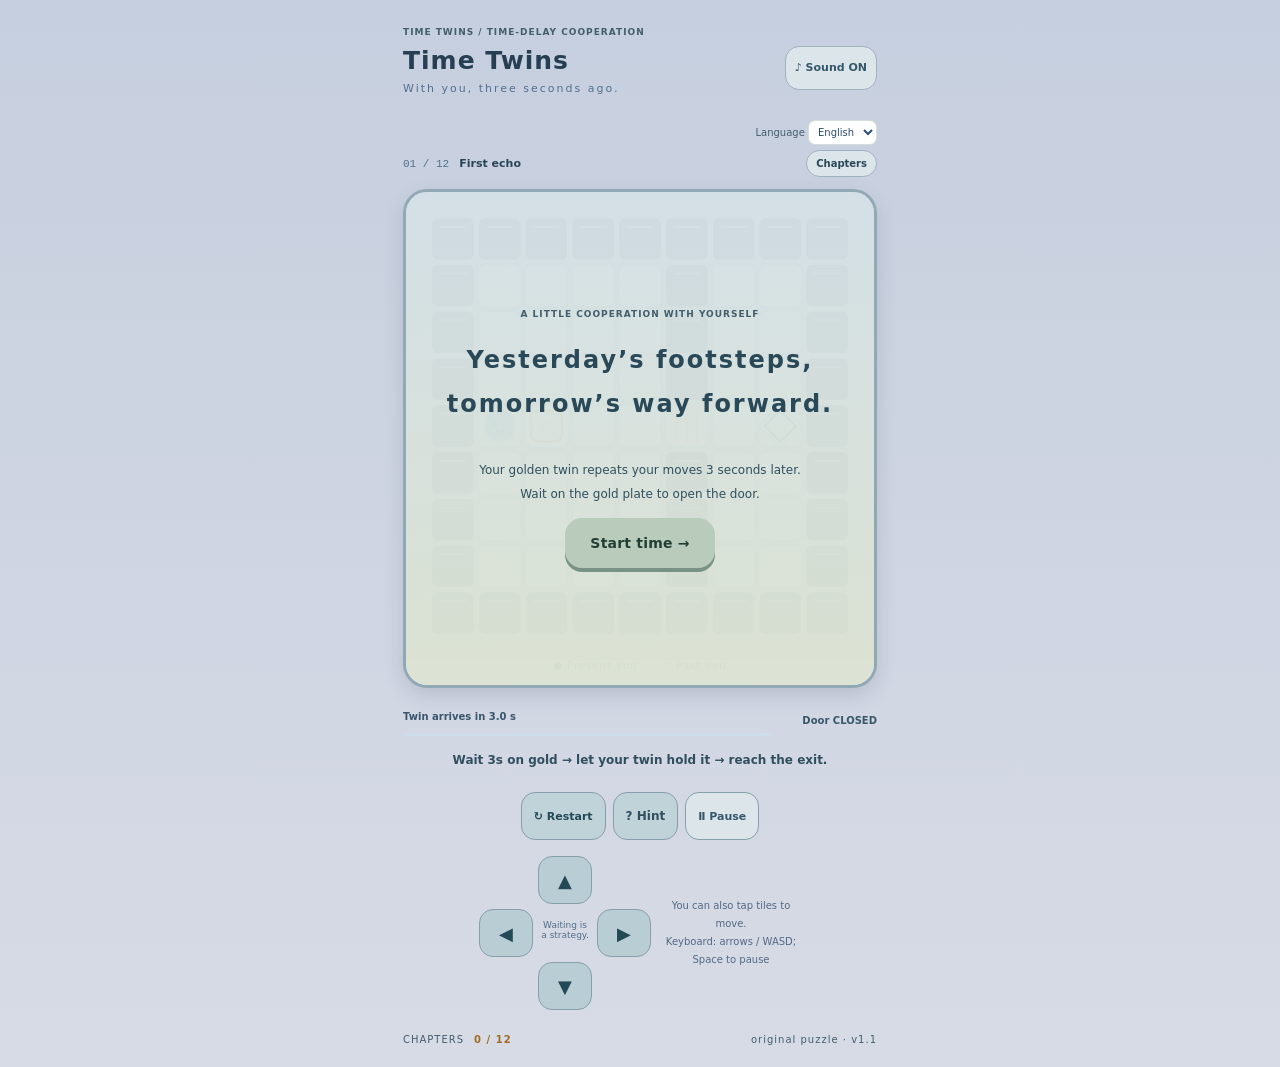
<file: index.html>
<!doctype html><html lang="ja"><meta charset="utf-8"><meta name="viewport" content="width=device-width,initial-scale=1,viewport-fit=cover"><meta name="theme-color" content="#10192b"><title>じかんの双子 | TIME TWINS</title><link rel="stylesheet" href="style.css?v=pop1"><link rel="stylesheet" href="quality.css?v=readability1"><body data-quality="1"><div id="startup" role="status"><p id="startupText">時間を読み込んでいます…</p><button id="retryLoad" hidden>もう一度読み込む</button></div><main inert>
<header><div><span class="eyebrow">TIME TWINS / 時間差協力パズル</span><h1>じかんの双子<span>3秒前の、きみと。</span></h1></div><button id="sound" aria-label="音楽と効果音の切り替え">♪ 音 ON</button></header><div class="language-row"><label>Language <select id="localeSelect" aria-label="Language"><option value="ja">日本語</option><option value="en">English</option></select></label></div>
<section class="chapter"><span id="chapter">01 / 12</span><strong id="title"></strong><button id="levels">章を選ぶ</button></section>
<section class="board"><canvas id="game" width="720" height="720" aria-label="9×9の時間の部屋。方向ボタンまたは床のタップで移動できます。"></canvas><div class="legend"><span>● 今のきみ</span><span>◌ 3秒前のきみ</span></div><div id="overlay"><span class="eyebrow">A LITTLE COOPERATION WITH YOURSELF</span><h2>きのうの足音が、<br>あしたの道になる。</h2><p>動きは3秒後に金色の双子が再現。<br>金色のスイッチで待って、扉を開こう。</p><button id="start" class="primary">時間を動かす →</button></div></section>
<section class="status"><div><span id="echoText">過去のきみを待っています</span><div class="track"><i id="bar"></i></div></div><strong id="gateText">扉 CLOSED</strong></section>
<p id="message" role="status" aria-live="polite">金色のスイッチで、3秒待ってみよう。</p>
<section class="controls"><div class="tools"><button id="retry">↻ やり直す</button><button id="hint">? ヒント</button><button id="pause">Ⅱ 一時停止</button></div><div class="pad" aria-label="移動ボタン"><button data-dir="0,-1" aria-label="上へ">▲</button><button data-dir="-1,0" aria-label="左へ">◀</button><span>待つのも<br>作戦。</span><button data-dir="1,0" aria-label="右へ">▶</button><button data-dir="0,1" aria-label="下へ">▼</button></div><p class="tip">床をタップして移動もできます。<br>PCは矢印 / WASD・スペースで一時停止</p></section>
<footer>CHAPTERS <b id="progress">0 / 12</b><span>original puzzle · v1.1</span></footer>
</main><dialog id="dialog"><div id="dialogBody"></div><button id="close" class="primary">つづける</button></dialog><script src="https://www.youtube.com/game_api/v1"></script><script src="host.js?v=pop1"></script><script src="locale.js?v=pop1"></script><script src="engine.js?v=pop1"></script><script src="music.js?v=pop1"></script><script src="game.js?v=readability1"></script></body></html>
</file>
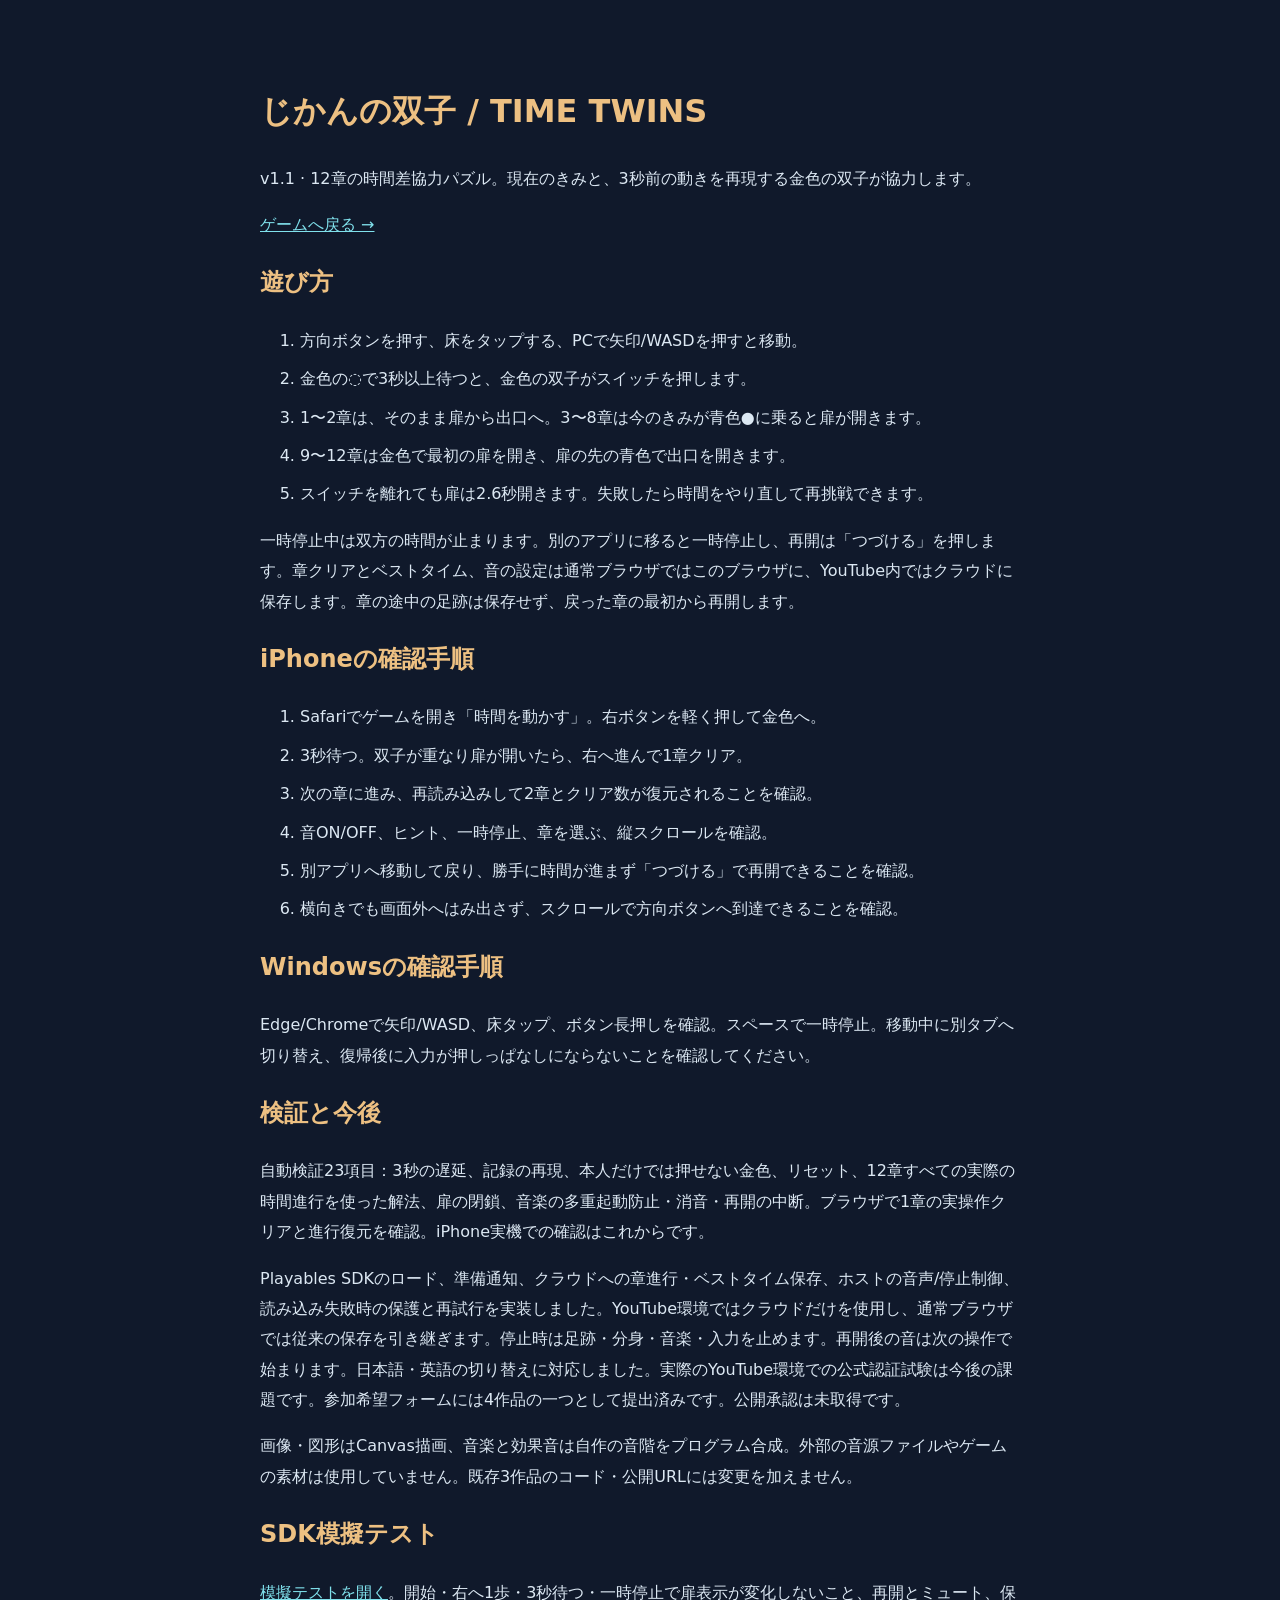
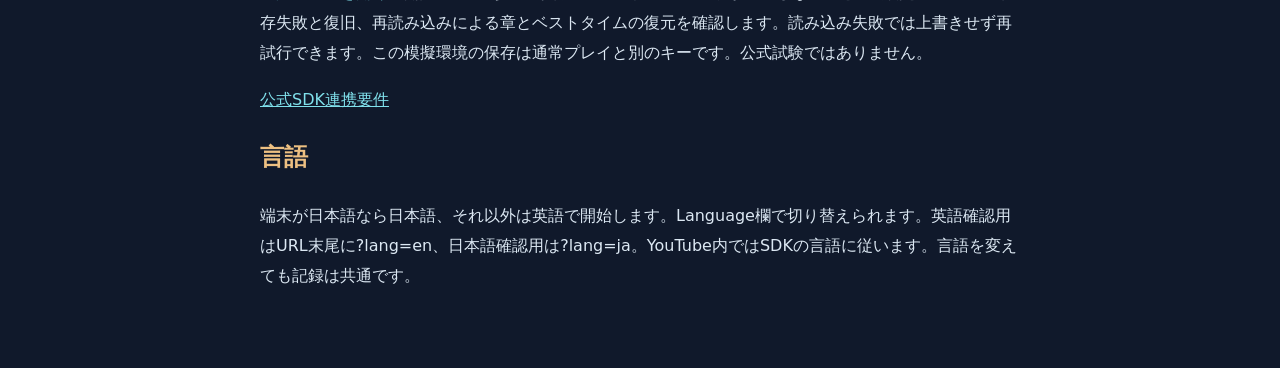
<file: GUIDE.html>
<!doctype html><html lang="ja"><meta charset="utf-8"><meta name="viewport" content="width=device-width,initial-scale=1"><title>じかんの双子 · 遊び方と確認事項</title><style>body{max-width:760px;margin:40px auto;padding:20px;background:#10192b;color:#dce8f3;font:16px/1.9 system-ui}a{color:#80e1ec}h1,h2{color:#edc082}li{margin:8px 0}code{color:#a9d7e5}</style><h1>じかんの双子 / TIME TWINS</h1><p>v1.1 · 12章の時間差協力パズル。現在のきみと、3秒前の動きを再現する金色の双子が協力します。</p><p><a href="./">ゲームへ戻る →</a></p><h2>遊び方</h2><ol><li>方向ボタンを押す、床をタップする、PCで矢印/WASDを押すと移動。</li><li>金色の◌で3秒以上待つと、金色の双子がスイッチを押します。</li><li>1〜2章は、そのまま扉から出口へ。3〜8章は今のきみが青色●に乗ると扉が開きます。</li><li>9〜12章は金色で最初の扉を開き、扉の先の青色で出口を開きます。</li><li>スイッチを離れても扉は2.6秒開きます。失敗したら時間をやり直して再挑戦できます。</li></ol><p>一時停止中は双方の時間が止まります。別のアプリに移ると一時停止し、再開は「つづける」を押します。章クリアとベストタイム、音の設定は通常ブラウザではこのブラウザに、YouTube内ではクラウドに保存します。章の途中の足跡は保存せず、戻った章の最初から再開します。</p><h2>iPhoneの確認手順</h2><ol><li>Safariでゲームを開き「時間を動かす」。右ボタンを軽く押して金色へ。</li><li>3秒待つ。双子が重なり扉が開いたら、右へ進んで1章クリア。</li><li>次の章に進み、再読み込みして2章とクリア数が復元されることを確認。</li><li>音ON/OFF、ヒント、一時停止、章を選ぶ、縦スクロールを確認。</li><li>別アプリへ移動して戻り、勝手に時間が進まず「つづける」で再開できることを確認。</li><li>横向きでも画面外へはみ出さず、スクロールで方向ボタンへ到達できることを確認。</li></ol><h2>Windowsの確認手順</h2><p>Edge/Chromeで矢印/WASD、床タップ、ボタン長押しを確認。スペースで一時停止。移動中に別タブへ切り替え、復帰後に入力が押しっぱなしにならないことを確認してください。</p><h2>検証と今後</h2><p>自動検証23項目：3秒の遅延、記録の再現、本人だけでは押せない金色、リセット、12章すべての実際の時間進行を使った解法、扉の閉鎖、音楽の多重起動防止・消音・再開の中断。ブラウザで1章の実操作クリアと進行復元を確認。iPhone実機での確認はこれからです。</p><p>Playables SDKのロード、準備通知、クラウドへの章進行・ベストタイム保存、ホストの音声/停止制御、読み込み失敗時の保護と再試行を実装しました。YouTube環境ではクラウドだけを使用し、通常ブラウザでは従来の保存を引き継ぎます。停止時は足跡・分身・音楽・入力を止めます。再開後の音は次の操作で始まります。日本語・英語の切り替えに対応しました。実際のYouTube環境での公式認証試験は今後の課題です。参加希望フォームには4作品の一つとして提出済みです。公開承認は未取得です。</p><p>画像・図形はCanvas描画、音楽と効果音は自作の音階をプログラム合成。外部の音源ファイルやゲームの素材は使用していません。既存3作品のコード・公開URLには変更を加えません。</p><h2>SDK模擬テスト</h2><p><a href="sdk-lab.html">模擬テストを開く</a>。開始・右へ1歩・3秒待つ・一時停止で扉表示が変化しないこと、再開とミュート、保存失敗と復旧、再読み込みによる章とベストタイムの復元を確認します。読み込み失敗では上書きせず再試行できます。この模擬環境の保存は通常プレイと別のキーです。公式試験ではありません。</p><p><a href="https://developers.google.com/youtube/gaming/playables/certification/requirements_integration">公式SDK連携要件</a></p><h2>言語</h2><p>端末が日本語なら日本語、それ以外は英語で開始します。Language欄で切り替えられます。英語確認用はURL末尾に?lang=en、日本語確認用は?lang=ja。YouTube内ではSDKの言語に従います。言語を変えても記録は共通です。</p></html>
</file>
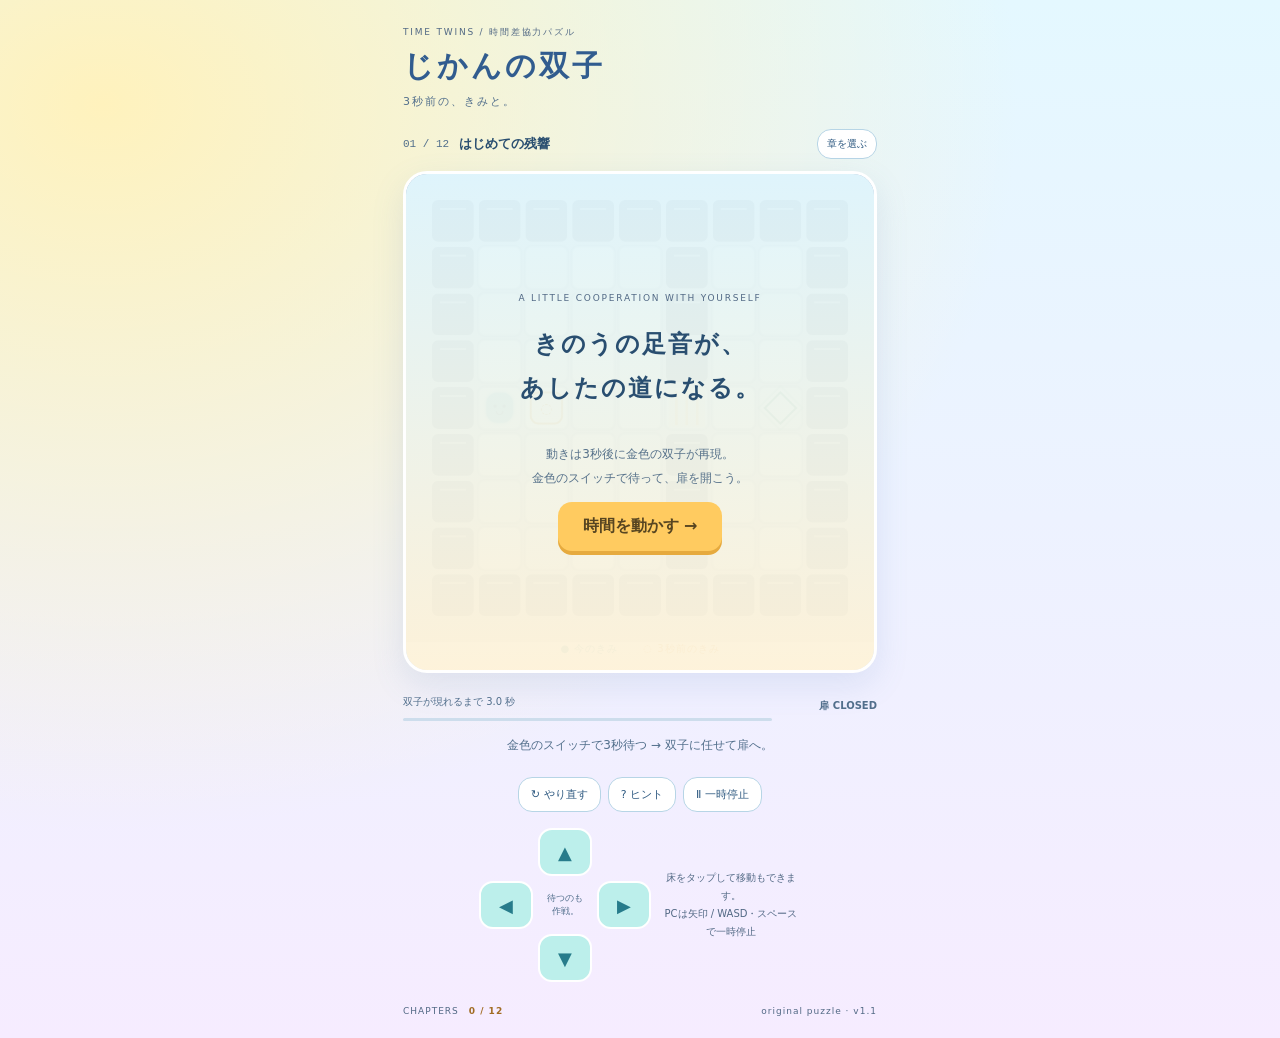
<file: mock-sandbox.html>
<!doctype html><html lang="ja"><meta charset="utf-8"><meta name="viewport" content="width=device-width,initial-scale=1,viewport-fit=cover"><meta name="theme-color" content="#10192b"><title>じかんの双子 | TIME TWINS</title><link rel="stylesheet" href="style.css?v=pop1"><body><div id="startup" role="status"><p id="startupText">時間を読み込んでいます…</p><button id="retryLoad" hidden>もう一度読み込む</button></div><main inert>
<header><div><span class="eyebrow">TIME TWINS / 時間差協力パズル</span><h1>じかんの双子<span>3秒前の、きみと。</span></h1></div><button id="sound" aria-label="音楽と効果音の切り替え">♪ 音 ON</button></header><div class="language-row"><label>Language <select id="localeSelect" aria-label="Language"><option value="ja">日本語</option><option value="en">English</option></select></label></div>
<section class="chapter"><span id="chapter">01 / 12</span><strong id="title"></strong><button id="levels">章を選ぶ</button></section>
<section class="board"><canvas id="game" width="720" height="720" aria-label="9×9の時間の部屋。方向ボタンまたは床のタップで移動できます。"></canvas><div class="legend"><span>● 今のきみ</span><span>◌ 3秒前のきみ</span></div><div id="overlay"><span class="eyebrow">A LITTLE COOPERATION WITH YOURSELF</span><h2>きのうの足音が、<br>あしたの道になる。</h2><p>動きは3秒後に金色の双子が再現。<br>金色のスイッチで待って、扉を開こう。</p><button id="start" class="primary">時間を動かす →</button></div></section>
<section class="status"><div><span id="echoText">過去のきみを待っています</span><div class="track"><i id="bar"></i></div></div><strong id="gateText">扉 CLOSED</strong></section>
<p id="message" role="status" aria-live="polite">金色のスイッチで、3秒待ってみよう。</p>
<section class="controls"><div class="tools"><button id="retry">↻ やり直す</button><button id="hint">? ヒント</button><button id="pause">Ⅱ 一時停止</button></div><div class="pad" aria-label="移動ボタン"><button data-dir="0,-1" aria-label="上へ">▲</button><button data-dir="-1,0" aria-label="左へ">◀</button><span>待つのも<br>作戦。</span><button data-dir="1,0" aria-label="右へ">▶</button><button data-dir="0,1" aria-label="下へ">▼</button></div><p class="tip">床をタップして移動もできます。<br>PCは矢印 / WASD・スペースで一時停止</p></section>
<footer>CHAPTERS <b id="progress">0 / 12</b><span>original puzzle · v1.1</span></footer>
</main><dialog id="dialog"><div id="dialogBody"></div><button id="close" class="primary">つづける</button></dialog><script src="mock-sdk.js"></script><script src="host.js?v=pop1"></script><script src="locale.js?v=pop1"></script><script src="engine.js?v=pop1"></script><script src="music.js?v=pop1"></script><script src="game.js?v=pop1"></script></body></html>
</file>
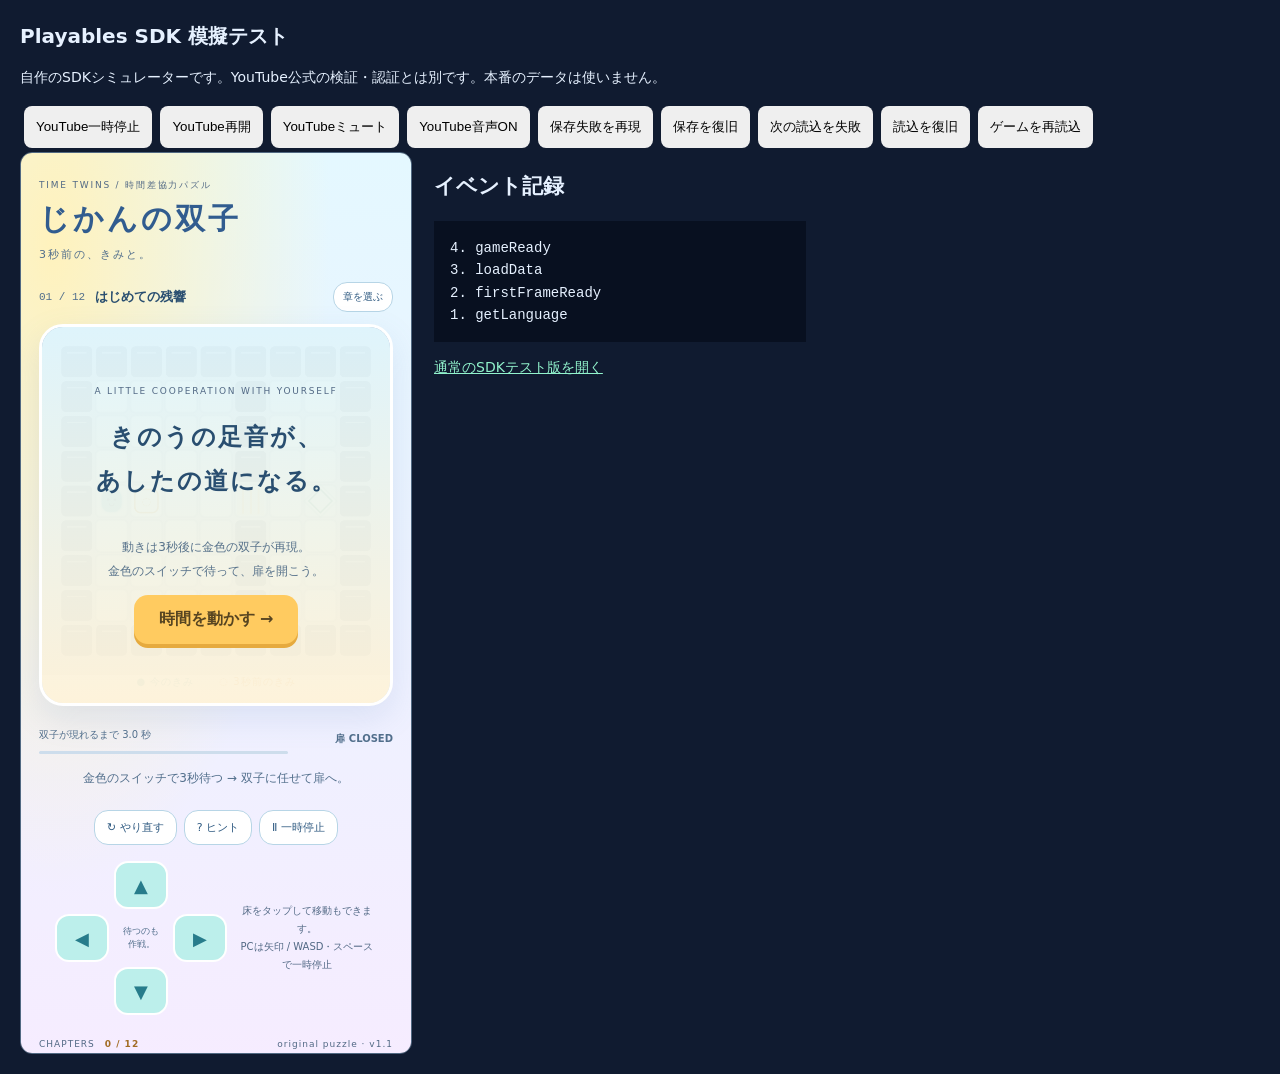
<file: sdk-lab.html>
<!doctype html><html lang="ja"><meta charset="utf-8"><meta name="viewport" content="width=device-width,initial-scale=1"><title>TIME TWINS · SDK模擬テスト</title><style>body{font:14px/1.6 system-ui;background:#101b30;color:#e6f1ff;margin:20px}h1{font-size:20px}button{padding:12px;margin:4px;border:0;border-radius:8px;cursor:pointer}section{display:flex;flex-wrap:wrap;gap:22px}iframe{width:390px;height:900px;border:1px solid #516982;border-radius:12px}pre{white-space:pre-wrap;max-height:500px;overflow:auto;background:#081020;padding:16px;width:340px}a{color:#91f3cc}</style><h1>Playables SDK 模擬テスト</h1><p>自作のSDKシミュレーターです。YouTube公式の検証・認証とは別です。本番のデータは使いません。</p><div id="controls"><button data-command="pause">YouTube一時停止</button><button data-command="resume">YouTube再開</button><button data-command="mute">YouTubeミュート</button><button data-command="unmute">YouTube音声ON</button><button data-command="fail-save">保存失敗を再現</button><button data-command="restore-save">保存を復旧</button><button data-command="fail-load">次の読込を失敗</button><button data-command="restore-load">読込を復旧</button><button id="reload">ゲームを再読込</button></div><section><iframe id="gameFrame" title="SDK模擬環境のゲーム" src="mock-sandbox.html"></iframe><div><h2>イベント記録</h2><pre id="log"></pre><p><a href="index.html">通常のSDKテスト版を開く</a></p></div></section><script src="lab.js?v=1.1"></script></html>
</file>
<file: style.css>
*{box-sizing:border-box}html{background:#10192b;color:#e6edf8;font-family:system-ui,-apple-system,sans-serif;touch-action:pan-y pinch-zoom}body{margin:0;background:radial-gradient(ellipse at 15% 20%,#23425570,transparent 50%),radial-gradient(ellipse at 90% 65%,#54402945,transparent 45%);min-height:100svh}main{max-width:510px;margin:auto;padding:20px 18px max(22px,env(safe-area-inset-bottom))}header{display:flex;align-items:center;justify-content:space-between;gap:8px}.eyebrow{font-size:9px;letter-spacing:1.8px;color:#96b2c8}h1{font-size:30px;letter-spacing:3px;margin:7px 0 20px}h1 span{display:block;font-size:11px;font-weight:400;letter-spacing:2px;color:#a4bacd;margin-top:7px}button{font:inherit;color:inherit;background:#233349;border:1px solid #43607870;border-radius:12px;padding:11px 14px;cursor:pointer;touch-action:manipulation;-webkit-tap-highlight-color:transparent}button:active{transform:scale(.96);background:#38546e}button:focus-visible{outline:3px solid #f7c774;outline-offset:3px}button:disabled{opacity:.35;cursor:default}#sound{font-size:11px;padding:9px;white-space:nowrap}.chapter{display:flex;align-items:center;gap:10px;margin-bottom:12px;font-size:13px}.chapter>span{color:#e9be7a;font:11px ui-monospace,monospace}.chapter strong{flex:1}.chapter button{font-size:10px;padding:7px 9px}.board{position:relative;border:1px solid #728ca950;border-radius:24px;overflow:hidden;box-shadow:0 18px 60px #0005,0 0 50px #4fc5db08;background:#131e31}canvas{display:block;width:100%;touch-action:none;aspect-ratio:1}.legend{display:flex;justify-content:center;gap:25px;font-size:10px;letter-spacing:1px;padding:0 0 14px;color:#76dce5}.legend span+span{color:#e9be7a}#overlay{position:absolute;inset:0;background:linear-gradient(#142439e8,#10192bf5);display:flex;align-items:center;justify-content:center;flex-direction:column;padding:25px;text-align:center}#overlay[hidden]{display:none}h2{font-size:24px;line-height:1.8;letter-spacing:2px}#overlay p{font-size:12px;color:#b3c6d5;line-height:2}.primary{background:#ebc286;color:#1a2637;border:0;font-weight:700;padding:14px 25px;box-shadow:0 4px 20px #edc38320}.status{display:flex;gap:20px;align-items:center;margin-top:17px}.status>div{flex:1}.status span{font-size:10px;color:#b1c6d6}.status strong{font-size:10px;color:#e5bd7c;min-width:85px;text-align:right}.track{height:3px;background:#3a485a;margin-top:9px;overflow:hidden;border-radius:4px}.track i{display:block;height:100%;width:0;background:#e8bd7b;transition:width .08s linear}#message{font-size:12px;text-align:center;min-height:34px;line-height:1.6;margin:15px 0 7px;color:#c0d1e0}.controls{display:flex;flex-wrap:wrap;align-items:center;justify-content:center;gap:10px}.tools{width:100%;display:flex;gap:7px;justify-content:center}.tools button{font-size:11px;padding:9px 12px}.pad{display:grid;grid-template-columns:54px 54px 54px;grid-template-rows:48px 48px 48px;gap:5px;margin:6px 0}.pad button{font-size:18px;padding:0;touch-action:none;user-select:none}.pad button:nth-child(1){grid-column:2}.pad button:nth-child(2){grid-row:2;grid-column:1}.pad span{grid-row:2;grid-column:2;text-align:center;font-size:9px;color:#7e9bb4;padding-top:11px}.pad button:nth-child(4){grid-row:2;grid-column:3}.pad button:nth-child(5){grid-row:3;grid-column:2}.tip{font-size:10px;line-height:1.8;color:#7894ac;text-align:center;max-width:140px}footer{display:flex;gap:10px;justify-content:space-between;color:#70889f;font-size:9px;letter-spacing:1px;margin-top:18px}footer b{color:#e4bd7f;margin-right:auto}dialog{border:1px solid #526a82;border-radius:24px;background:#17263a;color:#e5edf8;max-width:420px;width:90%;padding:25px;box-shadow:0 30px 100px #0009}dialog::backdrop{background:#07111fbd;backdrop-filter:blur(8px)}dialog h2{font-size:23px;margin:4px 0 14px}dialog p{font-size:13px;line-height:1.9;color:#b9ccde}.level-grid{display:grid;grid-template-columns:repeat(4,1fr);gap:9px;margin:18px 0}.level-grid button{padding:12px 4px}.level-grid .done{color:#f3cb8a;border-color:#e6bc7866}dialog .primary{width:100%;margin-top:15px}.result{color:#f1c782!important;font-size:34px!important;letter-spacing:6px}#dialogBody .detail{font-size:11px;color:#879fb6}@media(max-width:380px){main{padding:12px}h1{font-size:26px}.tip{max-width:110px}.pad{grid-template-columns:48px 48px 48px;grid-template-rows:43px 43px 43px}}@media(prefers-reduced-motion:reduce){*{scroll-behavior:auto!important;transition:none!important}}

.level-grid small{display:block;font-size:9px;color:#9db6c9;margin-top:5px}@media(max-height:850px){main{padding-top:10px}h1{margin-bottom:10px;font-size:27px}.pad{grid-template-columns:48px 48px 48px;grid-template-rows:41px 41px 41px}.status{margin-top:10px}#message{margin-top:10px;margin-bottom:4px}footer{margin-top:10px}}

#startup{position:fixed;inset:0;z-index:10;background:#10192bf5;display:grid;align-content:center;justify-items:center;text-align:center;padding:30px}#startup[hidden]{display:none}

.language-row{display:flex;justify-content:flex-end;margin:5px 0;font-size:10px;color:#94aba8}.language-row select{font:inherit;color:inherit;background:#172c35;border:1px solid #7d9f8d55;border-radius:7px;padding:5px}html[lang=en] h1{letter-spacing:1px;font-size:25px}html[lang=en] .chapter strong{font-size:11px}html[lang=en] .result{font-size:30px}html[lang=en] #callout{font-size:22px}

.language-row[hidden]{display:none!important}

/* Pop edition: clear, bright surfaces with strong text contrast. */
:root{color-scheme:light;--ink:#294e70;--dim:#586c89;--muted:#526985;--gold:#efac31;--mint:#238b9b}html{background:#edf7ff;color:#294e70}body{color:#294e70;background:radial-gradient(ellipse at 8% 10%,#fff2bd,transparent 55%),linear-gradient(#e4f8ff,#f6ecff)}h1{font-weight:850}button{border-radius:14px}dialog{background:#f8fbff;color:#294e70;border:3px solid #fff;box-shadow:0 18px 60px #46729b33}dialog p,#dialogBody{color:#4c6483}dialog::backdrop{background:#365b7d66}.eyebrow,.subtitle,.sub,.tip,.hint,.footnote,.muted,footer,.language-row{color:#526985}#startup{background:#edf7ff;color:#294e70}#startup p{color:#526985}.language-row select{background:#fff;color:#294e70}button:focus-visible{outline-color:#dc578f}
button{background:#fff;border-color:#b7d5e6;color:#305b82}h1{color:#315c8f}h1 span,.chapter>span,.status span,.status strong,#message,.pad span,.level-grid small{color:#526f8c}.board{background:#d9e8ff;border:3px solid white;box-shadow:0 12px 32px #6085bd25}#overlay{background:linear-gradient(#e2f8ffed,#fff3d9f5)}#overlay p{color:#56718a}.primary{background:#ffcb60;color:#574521;box-shadow:0 4px 0 #e6aa3e}.legend{color:#157f9f}.legend span+span{color:#ba6f18}.track{background:#cdddec}.track i{background:#eeac3b}.pad button{background:#bcefeb;border:2px solid #fff;color:#277c8b}.level-grid .done{color:#a36812;border-color:#edbb59}.result{color:#c38120!important}footer b{color:#a16c24}
</file>
<file: quality.css>
:root{--quality-accent:#6971c8;--quality-sky:#dbeaff;--quality-warm:#ffe9b9}
/* Quality pass: contrast, hierarchy, touch affordances. No new timers or SDK hooks. */
body{background:radial-gradient(ellipse at 90% 0,var(--quality-warm),transparent 60%),linear-gradient(var(--quality-sky),#f4f8fd);color:#2d405a}main{filter:none}header h1,h1{color:#253e5a;text-shadow:0 1px #fff9}header{gap:12px}.eyebrow{color:#5c6980;font-weight:850;letter-spacing:1px}button,select{font-weight:750}button{transition:transform .1s,box-shadow .1s,filter .1s}button:not(:disabled):active{transform:translateY(2px) scale(.98);filter:brightness(.97)}button:focus-visible,select:focus-visible,input:focus-visible{outline:3px solid var(--quality-accent);outline-offset:3px}button:disabled{cursor:default;filter:saturate(.5);opacity:.55}button.primary,.primary,#jump,#drop,#hold,#bite,#walk{min-height:50px;font-size:14px;letter-spacing:.2px;border-radius:17px;box-shadow:0 4px 0 color-mix(in srgb,var(--quality-accent) 75%,#294151);text-shadow:0 1px #0002}#message,#hint,.hint,.instruction,.gesture-note{color:#385970;font-size:12px;line-height:1.55;font-weight:700}#message,#hint{font-variant-numeric:tabular-nums}.utility,.language-row,footer{color:#526b7b}footer{font-size:10px}footer button{min-height:40px;font-size:11px}dialog{border-color:#fff;background:#fffdf1;box-shadow:0 20px 70px #25385842}dialog h2{color:#2f465e}dialog p{color:#476174;line-height:1.75}.next-goal{padding:10px 13px;border:1px solid #d0dfda;border-radius:12px;background:#edf7eb;color:#325c52!important;font-size:13px!important;font-weight:800}.stage,#field,.board-wrap{box-shadow:0 10px 24px #3b657422,0 3px 0 #fff8}.stage,.field{border-color:#fff}.hud small,.scoreboard small,.stat small{color:#516a77;font-size:10px}.hud strong,.scoreboard strong{font-variant-numeric:tabular-nums}.controls button,[data-dir]{min-height:48px}#powerWord,#echoText,#gateText{color:#3a566b;font-weight:850}#power .sweet,#sweet{background:#ffdb5e;border:2px solid #b6811c}#sun{min-width:48px;min-height:48px}input[type=range]{min-height:42px;accent-color:var(--quality-accent)}.cell.can-place:not(.filled)::after{content:'';position:absolute;width:5px;height:5px;border-radius:50%;background:#365f9bb0;left:calc(50% - 2.5px);top:calc(50% - 2.5px);pointer-events:none}.cell{position:relative}.cell.preview{outline:2px solid #fff;outline-offset:-3px;filter:brightness(1.12)}.cell.line-hint{box-shadow:inset 0 0 0 3px #fff3aa,0 0 12px #ffce5a}.piece.selected{outline:3px solid #6077c8;outline-offset:2px}.piece.blocked{opacity:.6}#pace{font-size:10px;background:#244456eb;color:#fff8dc}#toast,#callout{font-weight:950}#welcome p,#coverText,#intro p{color:#3e6272;font-weight:650}#welcome h2,#coverTitle{color:#294b60}#needle{box-shadow:0 0 0 2px #fff,0 1px 5px #26394f66}#fitRange{background:#89d7a3;border:1px solid #367657}.hearts{color:#c65575!important}.hud>div,.scoreboard>div{border-color:#fff;box-shadow:0 3px 0 #7797a214}button.round,button.icon,#settings,#sound,#pause{min-height:44px;min-width:44px}#best,.best{color:#426475;font-weight:850}
@media(max-height:650px) and (orientation:portrait){#message,#hint,.hint,.instruction,.gesture-note{font-size:10px}.eyebrow{font-size:8px}.primary,button.primary,#jump,#drop,#hold,#bite,#walk{min-height:48px;font-size:12px}footer{font-size:8px}footer button{min-height:32px}.hud small,.scoreboard small{font-size:9px}.controls{gap:6px;margin-top:8px}.controls button{min-height:44px}.stage-top #pause{min-height:36px;min-width:36px}#pace{font-size:8px}}
@media(prefers-reduced-motion:reduce){*,*::before,*::after{animation:none!important;transition:none!important;scroll-behavior:auto!important}}

:root{--calm-top:#c6cfdf;--calm-bottom:#d7dbe5}

/* Readability pass: quieter backgrounds, opaque text surfaces and clear controls. */
html{background:#d9e2e7}body{background:linear-gradient(var(--calm-top),var(--calm-bottom));color:#294456}
h1,header h1,#welcome h2,#coverTitle{color:#263f53;text-shadow:none}
.eyebrow,.kicker,.subtitle,.sub,.muted,.language,.language-row,footer,.utility{color:#425e6b}
button,select{color:#294858;background-color:#dce5e9;border-color:#9fb2bd}
button.primary,.primary,#jump,#drop,#hold,#bite,#walk{background:#b9ccbb;color:#233e35;text-shadow:none;box-shadow:0 4px 0 #789385}
.controls button,[data-dir]{background:#c0d3d8;color:#234856;border:1px solid #879faa}
.controls button small{color:#395967}
#message,#hint,.hint,.hint p,.instruction,.gesture-note{color:#314e60;text-shadow:none}
.stage,#field,.board-wrap{border-color:#91a8b5;box-shadow:0 7px 20px #283e5026}
#welcome,#intro{background:linear-gradient(#d6e2e8f0,#dce3d2f5)}
#welcome p,#coverText,#intro p,#welcome>small,#intro>small{color:#314f5d}
.hud>div,.scoreboard>div,.garden-pill{background:#dce5e6;border-color:#a4b7bd}
.hud small,.scoreboard small,.stat small,.numbers span,.status span{color:#435e6d}
.hud strong,.scoreboard strong,.status strong,.numbers strong,#best,.best{color:#2e5968}
.stage-top span,#pace{background:#294957ed;color:#f1f4ed}
.tag{background:#d1c09a;color:#4a4029}
dialog{background:#dfe7e8;border-color:#a0b4bd;color:#294756}
dialog h2,dialog p,.setting,.settings-row{color:#294756}
.next-goal{background:#cbdcc9;border-color:#9eb59b;color:#2c513e!important}
footer button,#language{color:#355665}
#callout,#toast{text-shadow:0 2px 4px #173447,0 0 3px #173447}
#scene:not(canvas),.playfield,.board{border-color:#91a8b5;box-shadow:0 7px 20px #283e5026}
#cover,#overlay{background:linear-gradient(#d6e2e8ef,#dce3d2f5);color:#294858}
#cover p,#overlay p{color:#314f5d}
.pad button{background:#b9cdd5;border-color:#879faa;color:#234856}
.legend{color:#235f75}.legend span+span{color:#80551e}
#gateLabel{color:#f1f4ed}#pause,#settings,#sound,#audio{color:#35576b;background:#dce5e9}#coverNote{color:#3e5965}
</file>
